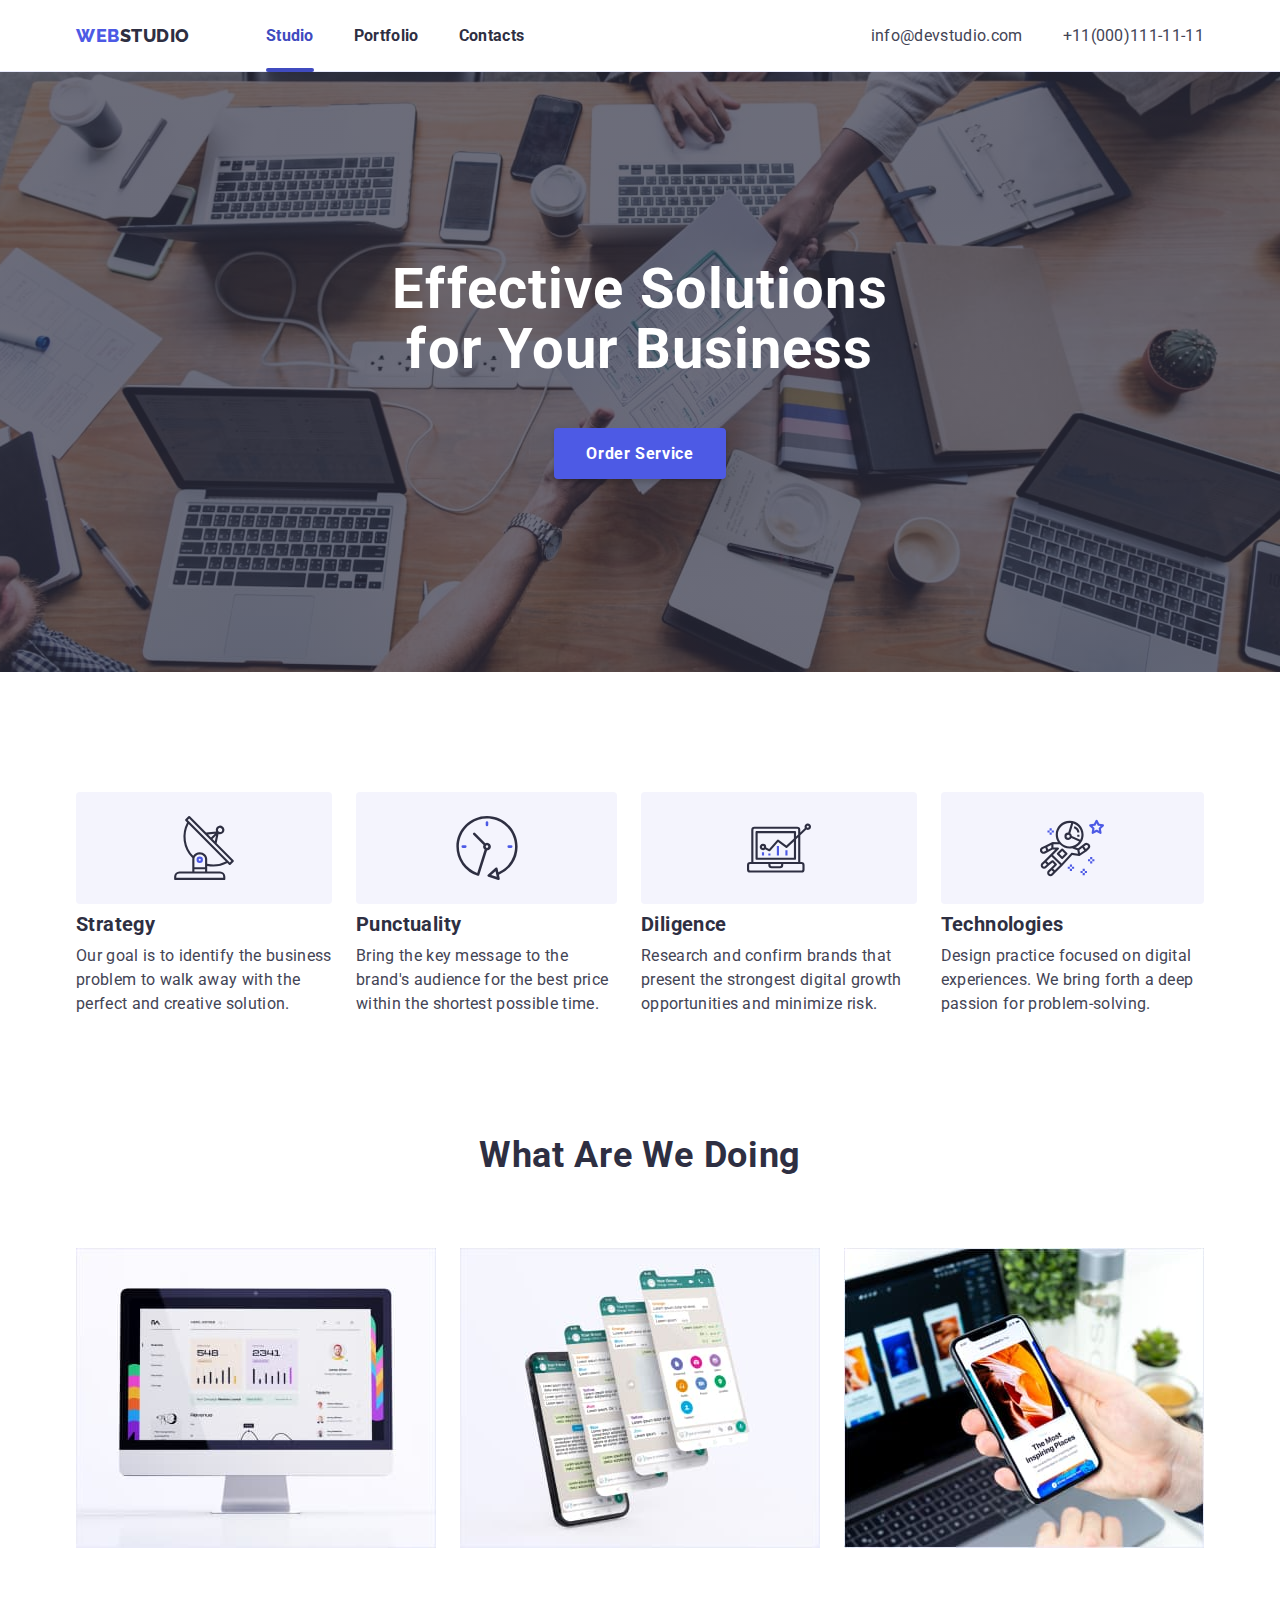
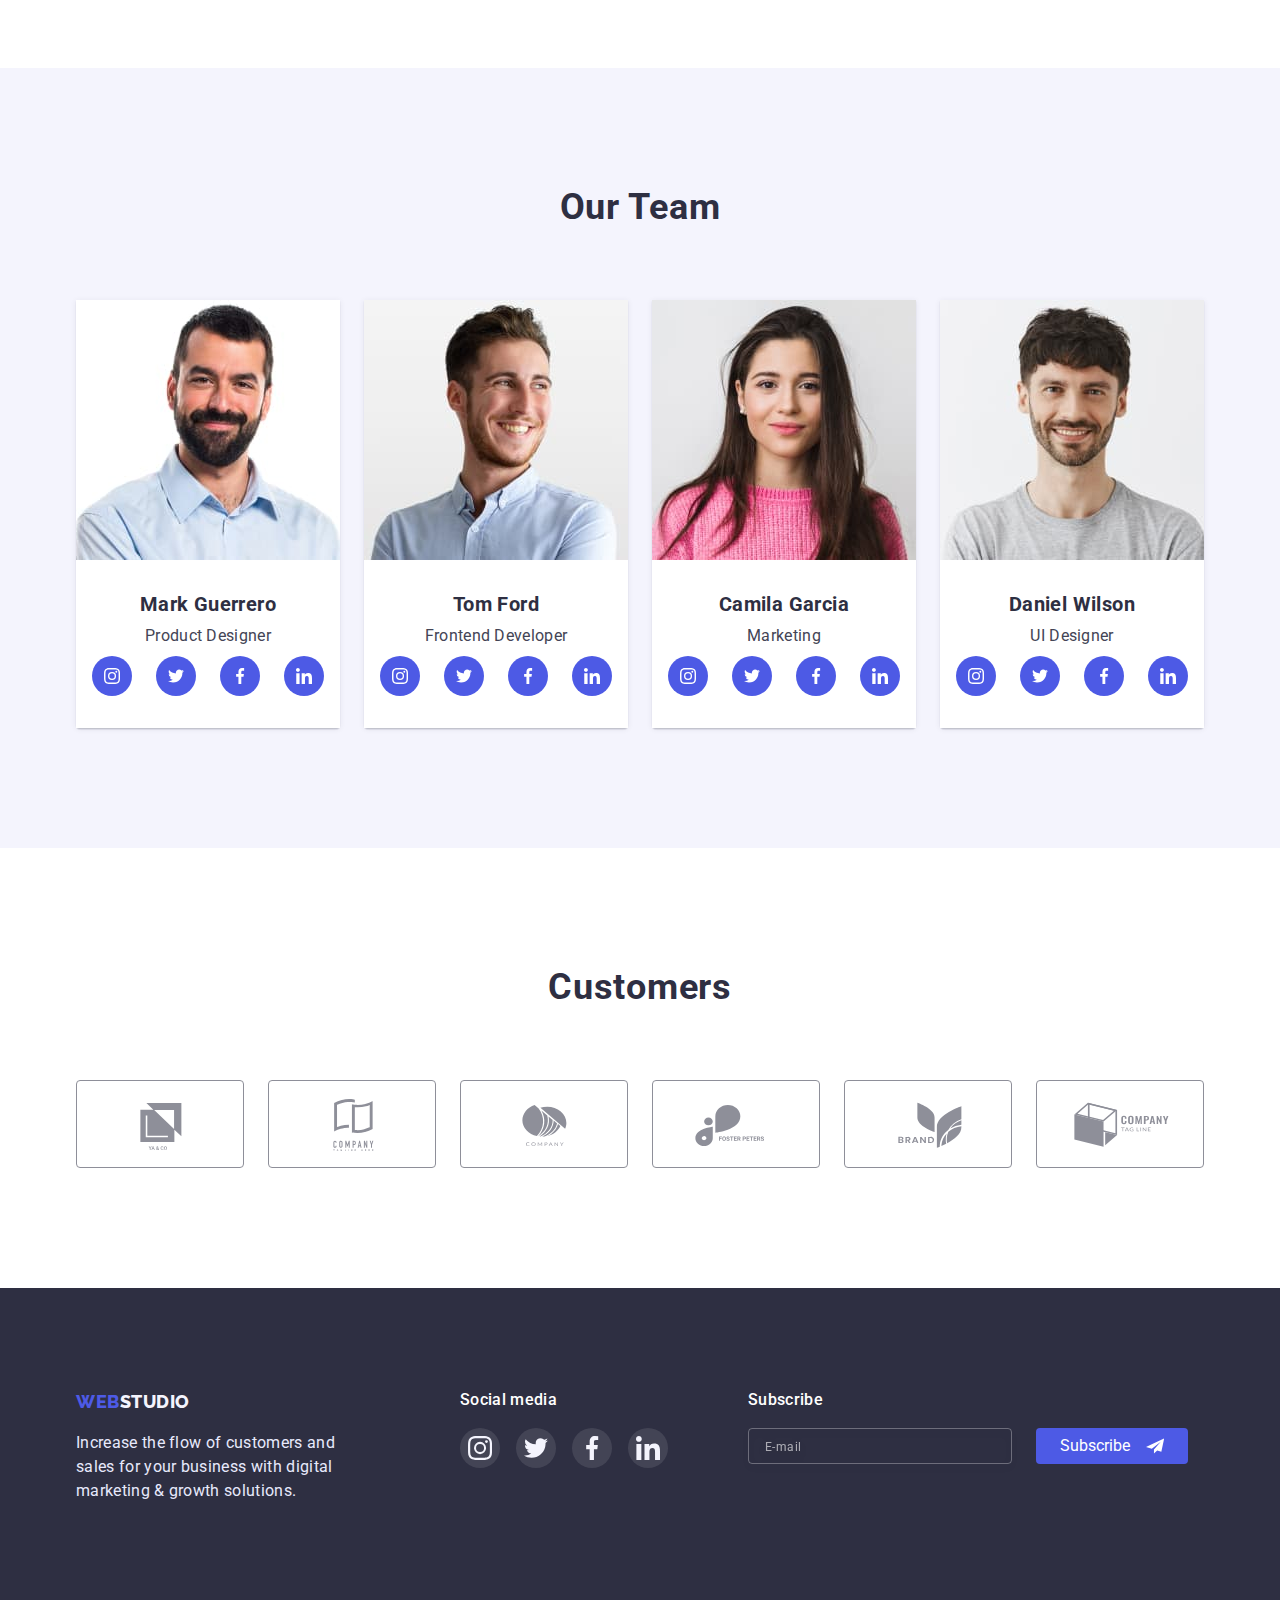
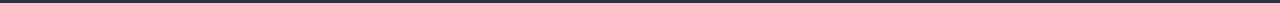
<file: index.html>
<!DOCTYPE html>
<html lang="en">
  <head>
    <meta charset="UTF-8" />
    <meta http-equiv="X-UA-Compatible" content="IE=edge" />
    <meta name="viewport" content="width=device-width, initial-scale=1.0" />
    <title>pagetitle</title>
    <link rel="preconnect" href="https://fonts.googleapis.com" />
    <link rel="preconnect" href="https://fonts.gstatic.com" crossorigin />
    <link
      href="https://fonts.googleapis.com/css2?family=Raleway:wght@700;800&family=Roboto:wght@400;500;700;900&display=swap"
      rel="stylesheet"
    />
    <link
      rel="stylesheet"
      href="https://cdn.jsdelivr.net/npm/modern-normalize@1.1.0/modern-normalize.min.css"
    />
    <link rel="stylesheet" href="./css/styles.css" />
    <style>
      /* ... */
    </style>
  </head>
  <body>
    <!--Шапка сторінки-->
    <header class="page-header">
      <div class="container page-headr-container">
        <!--Навігація на інші сторінки-->
        <nav class="page-nav">
          <!--Логотип текстовий-->
          <a class="logo link logo-header" href="index.html"
            >WEB<span class="logo-textdark">STUDIO</span>
          </a>
          <ul class="list menu">
            <li class="menu-item">
              <a class="link menu-link current" href="index.html">Studio</a>
            </li>
            <li class="menu-item">
              <a class="link menu-link" href="./portfolio.html">Portfolio</a>
            </li>
            <li class="menu-item">
              <a class="link menu-link" href="index.html">Contacts</a>
            </li>
          </ul>
        </nav>
        <!--Contacts-->
        <ul class="list contacts">
          <li class="contact-item">
            <a class="link contact-link mail" href="mailto:info@devstudio.com"
              >info@devstudio.com</a
            >
          </li>
          <li class="contact-item">
            <a class="link contact-link phone" href="tel:+11(000)111-11-11"
              >+11(000)111-11-11</a
            >
          </li>
        </ul>
      </div>
    </header>

    <!--Sections-->
    <main>
      <!--HERO-->
      <section class="hero">
        <div class="container hero-content-wrapper">
          <h1 class="main-title hero-content-title">
            Effective Solutions for Your Business
          </h1>
          <button
            class="modal-btn hero-content-modal-btn"
            type="button"
            data-modal-open
          >
            Order Service
          </button>
        </div>
      </section>

      <!--About us-->
      <section class="about section">
        <div class="container">
          <h2 class="visually-hidden">About us</h2>
          <ul class="list aboutus">
            <li class="about-item icon-antenna">
              <h3 class="thirdly-title">Strategy</h3>
              <p class="section-description">
                Our goal is to identify the business problem to walk away with
                the perfect and creative solution.
              </p>
            </li>
            <li class="about-item icon-clock">
              <h3 class="thirdly-title">Punctuality</h3>
              <p class="section-description">
                Bring the key message to the brand's audience for the best price
                within the shortest possible time.
              </p>
            </li>
            <li class="about-item icon-diagram">
              <h3 class="thirdly-title">Diligence</h3>
              <p class="section-description">
                Research and confirm brands that present the strongest digital
                growth opportunities and minimize risk.
              </p>
            </li>
            <li class="about-item icon-astronaut">
              <h3 class="thirdly-title">Technologies</h3>
              <p class="section-description">
                Design practice focused on digital experiences. We bring forth a
                deep passion for problem-solving.
              </p>
            </li>
          </ul>
        </div>
      </section>

      <!--Offer-->
      <section class="offer section-offer" id="portfolio">
        <div class="container">
          <h2 class="second-title">What Are We Doing</h2>
          <ul class="list weoffer">
            <li class="offer-item">
              <img
                src="./images/offer/img1.jpg.jpg"
                alt="offer1"
                width="360"
                height="300"
              />
            </li>
            <li class="offer-item">
              <img
                src="./images/offer/img2.jpg.jpg"
                alt="offer2"
                width="360"
                height="300"
              />
            </li>
            <li class="offer-item">
              <img
                src="./images/offer/img3.jpg.jpg"
                alt="offer3"
                width="360"
                height="300"
              />
            </li>
          </ul>
        </div>
      </section>

      <!--Employees-->
      <section class="ourteam section">
        <div class="container">
          <h2 class="second-title">Our Team</h2>
          <ul class="list employees">
            <li class="employees-item">
              <img
                src="./images/employees/mark_guerrero.jpg.jpg"
                alt="mark_guerrero"
                width="264"
                height="260"
              />
              <div class="employees-item-content-wrapper text-align-center">
                <h3 class="thirdly-title">Mark Guerrero</h3>
                <p class="section-description">Product Designer</p>
                <ul class="employees-soc-list list">
                  <li class="employees-soc-item">
                    <a href="" class="employees-soc-link link">
                      <svg class="employees-soc-icon" width="16" height="16">
                        <use href="./images/icons.svg#icon-instagramsvg"></use>
                      </svg>
                    </a>
                  </li>
                  <li class="employees-soc-item">
                    <a href="" class="employees-soc-link link">
                      <svg class="employees-soc-icon" width="16" height="16">
                        <use href="./images/icons.svg#icon-twittersvg"></use>
                      </svg>
                    </a>
                  </li>
                  <li class="employees-soc-item">
                    <a href="" class="employees-soc-link link">
                      <svg class="employees-soc-icon" width="16" height="16">
                        <use href="./images/icons.svg#icon-facebooksvg"></use>
                      </svg>
                    </a>
                  </li>
                  <li class="employees-soc-item">
                    <a href="" class="employees-soc-link link">
                      <svg class="employees-soc-icon" width="16" height="16">
                        <use href="./images/icons.svg#icon-linkedinsvg"></use>
                      </svg>
                    </a>
                  </li>
                </ul>
              </div>
            </li>
            <li class="employees-item">
              <img
                src="./images/employees/tom_ford.jpg.jpg"
                alt="tom_ford"
                width="264"
                height="260"
              />
              <div class="employees-item-content-wrapper text-align-center">
                <h3 class="thirdly-title">Tom Ford</h3>
                <p class="section-description">Frontend Developer</p>
                <ul class="employees-soc-list list">
                  <li class="employees-soc-item">
                    <a href="" class="employees-soc-link link">
                      <svg class="employees-soc-icon" width="16" height="16">
                        <use href="./images/icons.svg#icon-instagramsvg"></use>
                      </svg>
                    </a>
                  </li>
                  <li class="employees-soc-item">
                    <a href="" class="employees-soc-link link">
                      <svg class="employees-soc-icon" width="16" height="16">
                        <use href="./images/icons.svg#icon-twittersvg"></use>
                      </svg>
                    </a>
                  </li>
                  <li class="employees-soc-item">
                    <a href="" class="employees-soc-link link">
                      <svg class="employees-soc-icon" width="16" height="16">
                        <use href="./images/icons.svg#icon-facebooksvg"></use>
                      </svg>
                    </a>
                  </li>
                  <li class="employees-soc-item">
                    <a href="" class="employees-soc-link link">
                      <svg class="employees-soc-icon" width="16" height="16">
                        <use href="./images/icons.svg#icon-linkedinsvg"></use>
                      </svg>
                    </a>
                  </li>
                </ul>
              </div>
            </li>
            <li class="employees-item">
              <img
                src="./images/employees/camila_garcia.jpg.jpg"
                alt="camila_garcia"
                width="264"
                height="260"
              />
              <div class="employees-item-content-wrapper text-align-center">
                <h3 class="thirdly-title">Camila Garcia</h3>
                <p class="section-description">Marketing</p>
                <ul class="employees-soc-list list">
                  <li class="employees-soc-item">
                    <a href="" class="employees-soc-link link">
                      <svg class="employees-soc-icon" width="16" height="16">
                        <use href="./images/icons.svg#icon-instagramsvg"></use>
                      </svg>
                    </a>
                  </li>
                  <li class="employees-soc-item">
                    <a href="" class="employees-soc-link link">
                      <svg class="employees-soc-icon" width="16" height="16">
                        <use href="./images/icons.svg#icon-twittersvg"></use>
                      </svg>
                    </a>
                  </li>
                  <li class="employees-soc-item">
                    <a href="" class="employees-soc-link link">
                      <svg class="employees-soc-icon" width="16" height="16">
                        <use href="./images/icons.svg#icon-facebooksvg"></use>
                      </svg>
                    </a>
                  </li>
                  <li class="employees-soc-item">
                    <a href="" class="employees-soc-link link">
                      <svg class="employees-soc-icon" width="16" height="16">
                        <use href="./images/icons.svg#icon-linkedinsvg"></use>
                      </svg>
                    </a>
                  </li>
                </ul>
              </div>
            </li>
            <li class="employees-item">
              <img
                src="./images/employees/daniel_wilson.jpg.jpg"
                alt="daniel_wilson"
                width="264"
                height="260"
              />
              <div class="employees-item-content-wrapper text-align-center">
                <h3 class="thirdly-title">Daniel Wilson</h3>
                <p class="section-description">UI Designer</p>
                <ul class="employees-soc-list list">
                  <li class="employees-soc-item">
                    <a href="" class="employees-soc-link link">
                      <svg class="employees-soc-icon" width="16" height="16">
                        <use href="./images/icons.svg#icon-instagramsvg"></use>
                      </svg>
                    </a>
                  </li>
                  <li class="employees-soc-item">
                    <a href="" class="employees-soc-link link">
                      <svg class="employees-soc-icon" width="16" height="16">
                        <use href="./images/icons.svg#icon-twittersvg"></use>
                      </svg>
                    </a>
                  </li>
                  <li class="employees-soc-item">
                    <a href="" class="employees-soc-link link">
                      <svg class="employees-soc-icon" width="16" height="16">
                        <use href="./images/icons.svg#icon-facebooksvg"></use>
                      </svg>
                    </a>
                  </li>
                  <li class="employees-soc-item">
                    <a href="" class="employees-soc-link link">
                      <svg class="employees-soc-icon" width="16" height="16">
                        <use href="./images/icons.svg#icon-linkedinsvg"></use>
                      </svg>
                    </a>
                  </li>
                </ul>
              </div>
            </li>
          </ul>
        </div>
      </section>

      <!--Customers-->
      <section class="customers section">
        <div class="container">
          <h2 class="second-title">Customers</h2>
          <ul class="list customers-list">
            <li class="customer-item">
              <a href="" class="link customer-link">
                <svg class="customer-icon" width="104" height="56">
                  <use href="./images/icons.svg#icon-logo-ya-co"></use>
                </svg>
              </a>
            </li>
            <li class="customer-item">
              <a href="" class="link customer-link">
                <svg class="customer-icon" width="104" height="56">
                  <use href="./images/icons.svg#icon-logo-tagline-here"></use>
                </svg>
              </a>
            </li>
            <li class="customer-item">
              <a href="" class="link customer-link">
                <svg class="customer-icon" width="104" height="56">
                  <use href="./images/icons.svg#icon-logo-company"></use>
                </svg>
              </a>
            </li>
            <li class="customer-item">
              <a href="" class="link customer-link">
                <svg class="customer-icon" width="104" height="56">
                  <use href="./images/icons.svg#icon-logo-foster-peters"></use>
                </svg>
              </a>
            </li>
            <li class="customer-item">
              <a href="" class="link customer-link">
                <svg class="customer-icon" width="104" height="56">
                  <use href="./images/icons.svg#icon-logo-brand"></use>
                </svg>
              </a>
            </li>
            <li class="customer-item">
              <a href="" class="link customer-link">
                <svg class="customer-icon" width="104" height="56">
                  <use href="./images/icons.svg#icon-logo-tag-line"></use>
                </svg>
              </a>
            </li>
          </ul>
        </div>
      </section>
    </main>

    <!--Footer-->
    <footer class="footer">
      <div class="container footer-content-wrapper">
        <div class="footer-content">
          <a class="logo link" href="index.html"
            >WEB<span class="logo-textlight">STUDIO</span></a
          >
          <p class="footer-description">
            Increase the flow of customers and sales for your business with
            digital marketing & growth solutions.
          </p>
        </div>

        <div class="list footer-soc-content">
          <p class="footer-soc-text">Social media</p>
          <ul class="footer-soc-list list">
            <li class="footer-soc-item">
              <a href="" class="footer-soc-link link">
                <svg class="footer-soc-icon" width="24" height="24">
                  <use href="./images/icons.svg#icon-instagramsvg"></use>
                </svg>
              </a>
            </li>
            <li class="footer-soc-item">
              <a href="" class="footer-soc-link link">
                <svg class="footer-soc-icon" width="24" height="24">
                  <use href="./images/icons.svg#icon-twittersvg"></use>
                </svg>
              </a>
            </li>
            <li class="footer-soc-item">
              <a href="" class="footer-soc-link link">
                <svg class="footer-soc-icon" width="24" height="24">
                  <use href="./images/icons.svg#icon-facebooksvg"></use>
                </svg>
              </a>
            </li>
            <li class="footer-soc-item">
              <a href="" class="footer-soc-link link">
                <svg class="footer-soc-icon" width="24" height="24">
                  <use href="./images/icons.svg#icon-linkedinsvg"></use>
                </svg>
              </a>
            </li>
          </ul>
        </div>

        <div class="footer-container-form">
          <p class="footer-form-title">Subscribe</p>
          <form class="footer-form">
            <input
              type="email"
              name="user-email"
              class="footer-form-input"
              required
              placeholder="E-mail"
            />
            <button type="submit" class="footer-form-submit">
              Subscribe
              <svg class="footer-form-button-icon" width="18" height="18">
                <use href="./images/icons.svg#icon-icon-send"></use>
              </svg>
            </button>
          </form>
        </div>
      </div>
    </footer>
    <!--/Footer-->

    <!-- Modal WINDOW -->
    <div class="backdrop is-hidden" data-modal>
      <div class="modal">
        <button type="button" class="modal-close-btn" data-modal-close>
          <svg class="modal-close-btn-icon" width="8" height="8">
            <use href="./images/icons.svg#icon-close-modalsvg"></use>
          </svg>
        </button>
        <!-- Form elements -->
        <p class="modal-form-title">
          Leave your contacts and we will call you back
        </p>
        <form class="modal-form">
          <label class="modal-form-field">
            <span class="modal-form-input-desc">Name</span>
            <span class="modal-form-input-wrapper">
              <input
                type="text"
                name="user-name"
                class="modal-form-input"
                required
                pattern="^[a-zA-Zа-яА-Я]+$"
                minlength="2"
              />
              <svg class="modal-form-input-icon" width="18" height="18">
                <use href="./images/icons.svg#icon-person--input"></use>
              </svg>
            </span>
          </label>
          <label class="modal-form-field">
            <span class="modal-form-input-desc">Phone</span>
            <span class="modal-form-input-wrapper">
              <input
                type="tel"
                name="user-phone"
                class="modal-form-input"
                required
                pattern="^[0-9]{3}-[0-9]{3}-[0-9]{2}-[0-9]{2}"
                title="xxx-xxx-xx-xx"
              />
              <svg class="modal-form-input-icon" width="18" height="18">
                <use href="./images/icons.svg#icon-phone-input"></use>
              </svg>
            </span>
          </label>

          <label class="modal-form-field">
            <span class="modal-form-input-desc">Email</span>
            <span class="modal-form-input-wrapper">
              <input
                type="email"
                name="user-email"
                class="modal-form-input"
                required
              />
              <svg class="modal-form-input-icon" width="18" height="18">
                <use href="./images/icons.svg#icon-email--input"></use>
              </svg>
            </span>
          </label>
          <label class="modal-form-field">
            <span class="modal-form-input-desc">Comment</span>
            <textarea
              name="user-message"
              rows="5"
              placeholder="Text input"
              class="modal-form-message"
            ></textarea>
          </label>
          <input
            id="user-policy"
            type="checkbox"
            name="user-policy"
            class="modal-form-check visually-hidden"
            required
          />
          <label for="user-policy" class="modal-form-check-desc">
            I accept the terms and conditions of the&nbsp;
            <a href="">Privacy Policy</a>
          </label>
          <button type="submit" class="modal-form-submit">Send</button>
        </form>
      </div>
    </div>
    <script src="./js/modal.js"></script>
  </body>
</html>
</file>
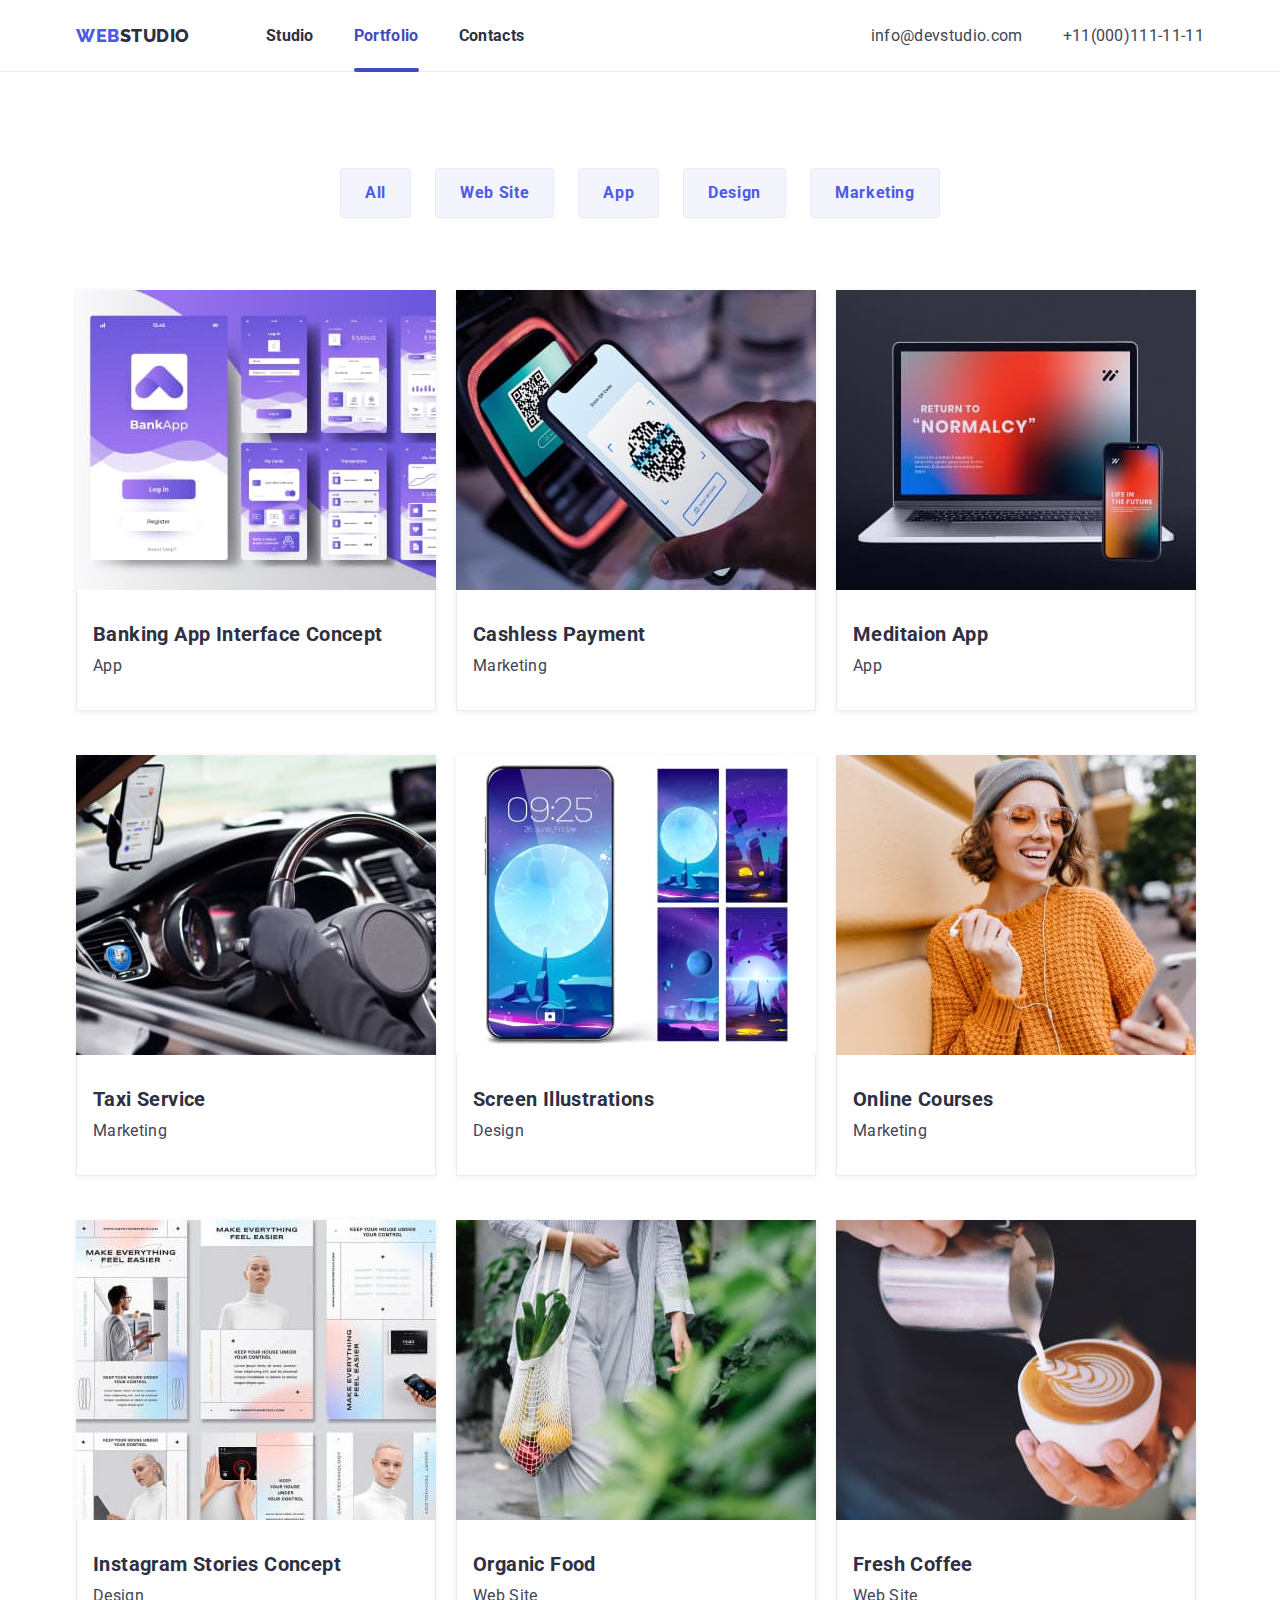
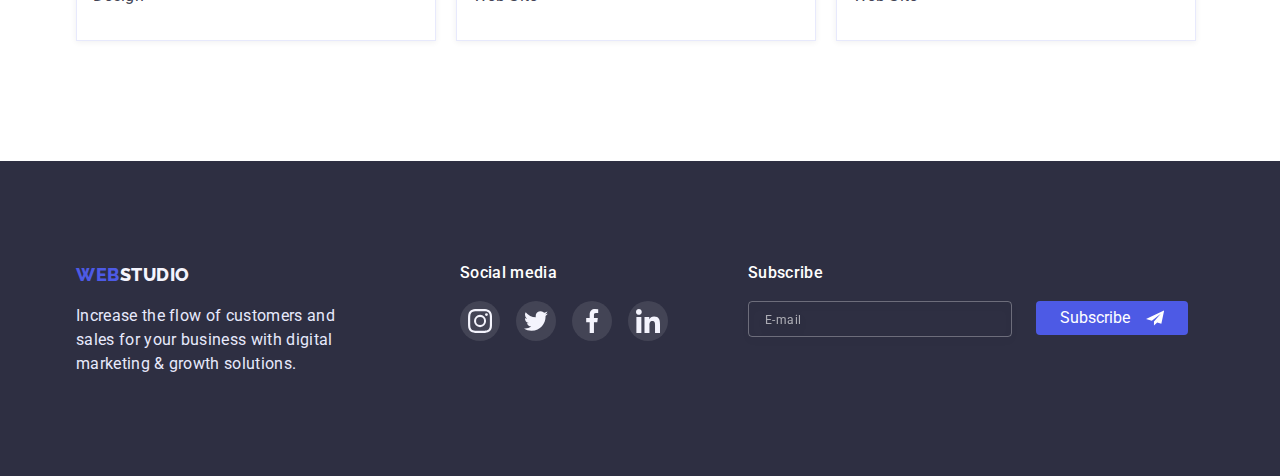
<file: portfolio.html>
<!DOCTYPE html>
<html lang="en">
  <head>
    <meta charset="UTF-8" />
    <meta http-equiv="X-UA-Compatible" content="IE=edge" />
    <meta name="viewport" content="width=device-width, initial-scale=1.0" />
    <title>portfolio</title>
    <link rel="preconnect" href="https://fonts.googleapis.com" />
    <link rel="preconnect" href="https://fonts.gstatic.com" crossorigin />
    <link
      href="https://fonts.googleapis.com/css2?family=Raleway:wght@700;800&family=Roboto:wght@400;500;700;900&display=swap"
      rel="stylesheet"
    />
    <link
      rel="stylesheet"
      href="https://cdn.jsdelivr.net/npm/modern-normalize@1.1.0/modern-normalize.min.css"
    />
    <link rel="stylesheet" href="./css/styles.css" />
    <style>
      /* ... */
    </style>
  </head>
  <body>
    <!--Шапка сторінки-->
    <header class="page-header">
      <div class="container page-headr-container">
        <nav class="page-nav">
          <!--Логотип текстовий-->
          <a class="logo link logo-header" href="index.html"
            >WEB<span class="logo-textdark">STUDIO</span></a
          >
          <ul class="list menu">
            <li class="menu-item">
              <a class="link menu-link" href="./index.html">Studio</a>
            </li>
            <li class="menu-item">
              <a class="link menu-link current" href="./portfolio.html"
                >Portfolio</a
              >
            </li>
            <li class="menu-item">
              <a class="link menu-link" href="./index.html">Contacts</a>
            </li>
          </ul>
        </nav>
        <!--Contacts-->
        <ul class="list contacts">
          <li class="contact-item">
            <a
              class="link section-description contact-link mail"
              href="mailto:info@devstudio.com"
              >info@devstudio.com</a
            >
          </li>
          <li class="contact-item">
            <a
              class="link section-description contact-link phone"
              href="tel:+11(000)111-11-11"
              >+11(000)111-11-11</a
            >
          </li>
        </ul>
      </div>
    </header>
    <main>
      <!--Buttons-->
      <section class="section-portfolio">
        <div class="container">
          <!-- h1 прихований -->
          <h1 class="visually-hidden">title</h1>
          <ul class="list menu-portfolio">
            <li class="menu-portfolio-item">
              <button class="portfolio-btn" type="button">All</button>
            </li>
            <li class="menu-portfolio-item">
              <button class="portfolio-btn" type="button">Web Site</button>
            </li>
            <li class="menu-portfolio-item">
              <button class="portfolio-btn" type="button">App</button>
            </li>
            <li class="menu-portfolio-item">
              <button class="portfolio-btn" type="button">Design</button>
            </li>
            <li class="menu-portfolio-item">
              <button class="portfolio-btn" type="button">Marketing</button>
            </li>
          </ul>

          <!------------------------PORTFOLIO----------------------------->

          <ul class="list portfolio">
            <li class="portfolio-item">
              <a href="" class="portfolio-link link">
                <div class="portfolio-list-img-wrapper">
                  <img
                    src="./images/portfolio/phoneapplicationbankupp.jpg.jpg"
                    alt="applicationbankapp"
                    width="360"
                    height="300"
                  />
                  <p class="overlay">
                    14 Stylish and User-Friendly App Design Concepts · Task
                    Manager App · Calorie Tracker App · Exotic Fruit Ecommerce
                    App · Cloud Storage App
                  </p>
                </div>
                <div class="portfolio-menu-item">
                  <h3 class="thirdly-title">Banking App Interface Concept</h3>
                  <p class="section-description">App</p>
                </div>
              </a>
            </li>

            <li class="portfolio-item">
              <a href="" class="portfolio-link link">
                <div class="portfolio-list-img-wrapper">
                  <img
                    src="./images/portfolio/qrkodonphone.jpg.jpg"
                    alt="qrkodonphone"
                    width="360"
                    height="300"
                  />
                  <p class="overlay">
                    14 Stylish and User-Friendly App Design Concepts · Task
                    Manager App · Calorie Tracker App · Exotic Fruit Ecommerce
                    App · Cloud Storage App
                  </p>
                </div>
                <div class="portfolio-menu-item">
                  <h3 class="thirdly-title">Cashless Payment</h3>
                  <p class="section-description">Marketing</p>
                </div>
              </a>
            </li>

            <li class="portfolio-item">
              <a href="" class="portfolio-link link">
                <div class="portfolio-list-img-wrapper">
                  <img
                    src="./images/portfolio/retorntonormalcy.jpg.jpg"
                    alt="retorntonormalcy"
                    width="360"
                    height="300"
                  />
                  <p class="overlay">
                    14 Stylish and User-Friendly App Design Concepts · Task
                    Manager App · Calorie Tracker App · Exotic Fruit Ecommerce
                    App · Cloud Storage App
                  </p>
                </div>
                <div class="portfolio-menu-item">
                  <h3 class="thirdly-title">Meditaion App</h3>
                  <p class="section-description">App</p>
                </div>
              </a>
            </li>

            <li class="portfolio-item">
              <a href="" class="portfolio-link link">
                <div class="portfolio-list-img-wrapper">
                  <img
                    src="./images/portfolio/driver.jpg.jpg"
                    alt="driver"
                    width="360"
                    height="300"
                  />
                  <p class="overlay">
                    14 Stylish and User-Friendly App Design Concepts · Task
                    Manager App · Calorie Tracker App · Exotic Fruit Ecommerce
                    App · Cloud Storage App
                  </p>
                </div>
                <div class="portfolio-menu-item">
                  <h3 class="thirdly-title">Taxi Service</h3>
                  <p class="section-description">Marketing</p>
                </div>
              </a>
            </li>

            <li class="portfolio-item">
              <a href="" class="portfolio-link link">
                <div class="portfolio-list-img-wrapper">
                  <img
                    src="./images/portfolio/screenillustrations.jpg.jpg"
                    alt="screenillustrations"
                    width="360"
                    height="300"
                  />
                  <p class="overlay">
                    14 Stylish and User-Friendly App Design Concepts · Task
                    Manager App · Calorie Tracker App · Exotic Fruit Ecommerce
                    App · Cloud Storage App
                  </p>
                </div>
                <div class="portfolio-menu-item">
                  <h3 class="thirdly-title">Screen Illustrations</h3>
                  <p class="section-description">Design</p>
                </div>
              </a>
            </li>

            <li class="portfolio-item">
              <a href="" class="portfolio-link link">
                <div class="portfolio-list-img-wrapper">
                  <img
                    src="./images/portfolio/girllistenmusic.jpg.jpg"
                    alt="girllistenmusic"
                    width="360"
                    height="300"
                  />
                  <p class="overlay">
                    14 Stylish and User-Friendly App Design Concepts · Task
                    Manager App · Calorie Tracker App · Exotic Fruit Ecommerce
                    App · Cloud Storage App
                  </p>
                </div>
                <div class="portfolio-menu-item">
                  <h3 class="thirdly-title">Online Courses</h3>
                  <p class="section-description">Marketing</p>
                </div>
              </a>
            </li>

            <li class="portfolio-item">
              <a href="" class="portfolio-link link">
                <div class="portfolio-list-img-wrapper">
                  <img
                    src="./images/portfolio/makeeverisingfeeleasier.jpg.jpg"
                    alt="makeeverisingfeeleasier"
                    width="360"
                    height="300"
                  />
                  <p class="overlay">
                    14 Stylish and User-Friendly App Design Concepts · Task
                    Manager App · Calorie Tracker App · Exotic Fruit Ecommerce
                    App · Cloud Storage App
                  </p>
                </div>
                <div class="portfolio-menu-item">
                  <h3 class="thirdly-title">Instagram Stories Concept</h3>
                  <p class="section-description">Design</p>
                </div>
              </a>
            </li>

            <li class="portfolio-item">
              <a href="" class="portfolio-link link">
                <div class="portfolio-list-img-wrapper">
                  <img
                    src="./images/portfolio/bagfruits.jpg.jpg"
                    alt="bagfruits"
                    width="360"
                    height="300"
                  />
                  <p class="overlay">
                    14 Stylish and User-Friendly App Design Concepts · Task
                    Manager App · Calorie Tracker App · Exotic Fruit Ecommerce
                    App · Cloud Storage App
                  </p>
                </div>
                <div class="portfolio-menu-item">
                  <h3 class="thirdly-title">Organic Food</h3>
                  <p class="section-description">Web Site</p>
                </div>
              </a>
            </li>

            <li class="portfolio-item">
              <a href="" class="portfolio-link link">
                <div class="portfolio-list-img-wrapper">
                  <img
                    src="./images/portfolio/drawoncoffee.jpg.jpg"
                    alt="drawoncoffee"
                    width="360"
                    height="300"
                  />
                  <p class="overlay">
                    14 Stylish and User-Friendly App Design Concepts · Task
                    Manager App · Calorie Tracker App · Exotic Fruit Ecommerce
                    App · Cloud Storage App
                  </p>
                </div>
                <div class="portfolio-menu-item">
                  <h3 class="thirdly-title">Fresh Coffee</h3>
                  <p class="section-description">Web Site</p>
                </div>
              </a>
            </li>
          </ul>
        </div>
      </section>
    </main>
    <!--Footer-->
    <footer class="footer">
      <div class="container footer-content-wrapper">
        <div class="footer-content">
          <a class="logo link" href="index.html"
            >WEB<span class="logo-textlight">STUDIO</span></a
          >
          <p class="footer-description">
            Increase the flow of customers and sales for your business with
            digital marketing & growth solutions.
          </p>
        </div>
        <div class="list footer-soc-content">
          <p class="footer-soc-text">Social media</p>
          <ul class="footer-soc-list list">
            <li class="footer-soc-item">
              <a href="" class="footer-soc-link link">
                <svg class="footer-soc-icon" width="24" height="24">
                  <use href="./images/icons.svg#icon-instagramsvg"></use>
                </svg>
              </a>
            </li>
            <li class="footer-soc-item">
              <a href="" class="footer-soc-link link">
                <svg class="footer-soc-icon" width="24" height="24">
                  <use href="./images/icons.svg#icon-twittersvg"></use>
                </svg>
              </a>
            </li>
            <li class="footer-soc-item">
              <a href="" class="footer-soc-link link">
                <svg class="footer-soc-icon" width="24" height="24">
                  <use href="./images/icons.svg#icon-facebooksvg"></use>
                </svg>
              </a>
            </li>
            <li class="footer-soc-item">
              <a href="" class="footer-soc-link link">
                <svg class="footer-soc-icon" width="24" height="24">
                  <use href="./images/icons.svg#icon-linkedinsvg"></use>
                </svg>
              </a>
            </li>
          </ul>
        </div>

        <div class="footer-container-form">
          <p class="footer-form-title">Subscribe</p>
          <form class="footer-form">
            <input
              type="email"
              name="user-email"
              class="footer-form-input"
              required
              placeholder="E-mail"
            />
            <span class="buttom-subscribe-form">
              <button type="submit" class="footer-form-submit">
                Subscribe
                <svg class="footer-form-button-icon" width="18" height="18">
                  <use href="./images/icons.svg#icon-icon-send"></use>
                </svg>
              </button>
            </span>
          </form>
        </div>
      </div>
    </footer>
  </body>
</html>
</file>
<file: css/styles.css>
:root {
  --primary-font: 'Roboto', sans-serif;
  --secondary-font: 'Raleway', sans-serif;
  --primary-brand: #4d5ae5;
  --dark: #2e2f42;
  --success: #31d0aa;
  --text: #434455;
  --subtle-text: #8e8f99;
  --accent: #e7e9fc;
  --light: #f4f4fd;
  --navigation-active: #404bbf;
  --white-text-color: #ffffff;
  --tra-tim-fun: cubic-bezier(0.4, 0, 0.2, 1);
  --tra-dur: 250ms;
}

h1,
h2,
h3,
h4,
p {
  margin-top: 0;
  margin-bottom: 0;
}

img {
  display: block;
  max-width: 100%;
  height: auto;
}

button {
  display: block;
  cursor: pointer;
  border: none;
  border-radius: 4px;
}

ul,
ol {
  margin-top: 0;
  margin-bottom: 0;
  padding-left: 0;
}

.list {
  list-style: none;
}

.link {
  text-decoration: none;
}

.section {
  padding-top: 120px;
  padding-bottom: 120px;
  max-width: 1440px;
  margin: 0 auto;
}

/* або може бути назва .wrapper */
.container {
  width: 1158px;
  margin-left: auto;
  margin-right: auto;
  padding-left: 15px;
  padding-right: 15px;
}

body {
  font-family: var(--primary-font);
  color: var(--text);
  background-color: var(--white-text-color);
  font-size: 16px;
}

.logo {
  font-family: var(--secondary-font);
  font-weight: 800;
  color: var(--primary-brand);
  font-size: 18px;
  line-height: 1.5;
  letter-spacing: 0.03em;
  text-transform: uppercase;
}

.logo-textdark {
  color: var(--dark);
}

.logo-textlight {
  color: var(--light);
}

.section-description {
  font-weight: 400;
  line-height: 1.5;
  letter-spacing: 0.02em;
  color: var(--text);
}

.thirdly-title {
  font-weight: 700;
  font-size: 20px;
  line-height: 1.2;
  /* text-align: center; */
  letter-spacing: 0.02em;
  color: var(--dark);
  margin-bottom: 8px;
}

.second-title {
  font-weight: 700;
  font-size: 36px;
  line-height: 1.11;
  text-align: center;
  letter-spacing: 0.02em;
  text-transform: capitalize;
  color: var(--dark);
  margin-bottom: 72px;
}

.visually-hidden {
  position: absolute;
  width: 1px;
  height: 1px;
  margin: -1px;
  border: 0;
  padding: 0;
  white-space: nowrap;
  clip-path: inset(100%);
  clip: rect(0 0 0 0);
  overflow: hidden;
}

/* ====================== /COMPONENTS ===================== */

/* ======================== HEADER ======================== */

.page-header {
  background-color: #ffffff;
  padding-top: 22px;
  padding-bottom: 22px;
  border-bottom: 1px solid #e7e9fc;
  max-width: 1440px;
  margin: 0 auto;
}

.page-headr-container {
  display: flex;
  align-items: center;
}

.page-nav {
  display: flex;
  align-items: center;
}

.menu {
  display: flex;
  align-items: center;
}

.contacts {
  display: flex;
  align-items: center;
  margin-left: auto;
}

.logo-header {
  margin-right: 76px;
}

.menu-item {
  position: relative;
}

.menu-item:not(:last-child) {
  margin-right: 40px;
}

.mail {
  margin-right: 40px;
}

.menu-link {
  font-weight: 700;
  line-height: 1.5;
  letter-spacing: 0.02em;
  color: var(--dark);
  transition-property: color;
  transition-duration: var(--tra-dur);
  transition-timing-function: var(--tra-tim-fun);
}

.menu-link:hover,
.menu-link:focus {
  color: var(--navigation-active);
}

.menu-link.current {
  color: var(--navigation-active);
}

.menu-link.current::after {
  display: block;
  content: '';
  background-color: #404bbf;
  width: 100%;
  height: 4px;
  border-radius: 2px;
  position: absolute;
  left: 0;
  bottom: -24px;
}

.contact-link {
  font-weight: 400;
  line-height: 1.5;
  letter-spacing: 0.02em;
  color: var(--text);
  transition-property: color;
  transition-duration: var(--tra-dur);
  transition-timing-function: var(--tra-tim-fun);
}

.contact-link:hover,
.contact-link:focus {
  color: var(--navigation-active);
}

/* ======================== /HEADER ========================  */

/* ======================== HERO ========================  */

.hero {
  padding-top: 188px;
  padding-bottom: 188px;
  background-color: #2e2f42;
  background-image: linear-gradient(
      rgba(46, 47, 66, 0.7),
      rgba(46, 47, 66, 0.7)
    ),
    url(../images/hero/people-office.jpg);
  background-repeat: no-repeat;
  background-position: center;
  background-size: cover;
  max-width: 1440px;
  height: 600px;
  margin: 0 auto;
}

/* .hero-content-wrapper {
  display: flex;
  flex-direction: column;
  align-items: center;
} */

.hero-content-title {
  width: 496px;
  margin: 0 auto;
  padding-bottom: 48px;
}

.main-title {
  font-weight: 700;
  font-size: 56px;
  line-height: 1.07;
  text-align: center;
  letter-spacing: 0.02em;
  color: var(--white-text-color);
}

.modal-btn {
  padding-top: 16px;
  padding-bottom: 16px;
  padding-left: 32px;
  padding-right: 32px;
  font-family: inherit;
  font-weight: 700;
  line-height: 1.19;
  display: flex;
  font-size: 16px;
  letter-spacing: 0.04em;
  color: var(--white-text-color);
  background: var(--primary-brand);
  box-shadow: 0px 4px 4px rgba(0, 0, 0, 0.15);
  border-radius: 4px;
  cursor: pointer;
  align-items: center;
  border: none;
  margin: 0 auto;
  transition-property: background-color, box-shadow;
  transition-duration: var(--tra-dur);
  transition-timing-function: var(--tra-tim-fun);
}

.modal-btn:hover,
.modal-btn:focus {
  background-color: var(--navigation-active);
  box-shadow: 0px 1px 6px rgba(46, 47, 66, 0.08),
    0px 1px 1px rgba(46, 47, 66, 0.16), 0px 2px 1px rgba(46, 47, 66, 0.08);
}

/* ======================== /HERO ======================== */

/* ======================== ABOUT ======================== */

.about {
  background-color: #ffffff;
}

.aboutus {
  display: flex;
}

.about-item {
  flex-basis: calc((100%-72px) / 4);
  flex-wrap: wrap;
}

.about-item:not(:nth-child(4n)) {
  margin-right: 24px;
}

.about-item::before {
  display: block;
  content: '';
  height: 112px;
  background-repeat: no-repeat;
  background-position: center;
  background-color: #f4f4fd;
  border-radius: 4px;
  margin-bottom: 8px;
  padding: 24px 100px;
}

.icon-antenna::before {
  background-image: url('../images/about/antenna.svg');
}

.about-item.icon-clock::before {
  background-image: url('../images/about/clock.svg');
}

.about-item.icon-diagram::before {
  background-image: url(../images/about/diagram.svg);
}

.about-item.icon-astronaut::before {
  background-image: url(../images/about/astronaut.svg);
}

/* ======================== /ABOUT ========================  */

/* ======================== OFFER ========================  */

.offer {
  background-color: #ffffff;
}
.section-offer {
  padding-bottom: 120px;
  max-width: 1440px;
  margin: 0 auto;
}

.weoffer {
  display: flex;
  flex-wrap: wrap;
  gap: 24px;
}
/* ======================== /OFFER ======================== */

/* ======================== EMPLOYEES ======================== */

.ourteam {
  background-color: #f4f4fd;
}

.employees {
  display: flex;
  flex-wrap: wrap;
  gap: 24px;
  /* третій спосіб через gap */
  /* justify-content: space-between; */
  /* перший спосіб не підходить бо можуть добавлятися співробітники і між фото буде простір, так як приєимається по боках */
}

/* .employees-item {
  flex-basis: calc((100%-72px) / 4);
} */
/* можна по формулі задати ширину між фото співробітників і тоді не треба задавати ширину самого фото */

/* другий спосіб, все працює */
/* .employees-item:not(:nth-child(4n)) {
  margin-right: 24px;
}

.employees-item:not(:nth-last-child(-n + 3)) {
  margin-bottom: 48px;
} */

.employees-item-content-wrapper {
  padding-top: 32px;
  padding-left: 16px;
  padding-right: 16px;
  padding-bottom: 32px;
  background-color: #ffffff;
}

.text-align-center {
  text-align: center;
}

.employees-soc-list {
  display: flex;
  justify-content: center;
  margin-top: 8px;
  gap: 24px;
}

.employees-soc-item {
  width: 40px;
  height: 40px;
}
.employees-soc-link {
  width: 100%;
  height: 100%;
  background-color: var(--primary-brand);
  border-radius: 50%;
  display: flex;
  align-items: center;
  justify-content: center;
  transition-property: background-color;
  transition-duration: var(--tra-dur);
  transition-timing-function: var(--tra-tim-fun);
}

.employees-soc-icon {
  fill: var(--white-text-color);
  transition-property: fill;
  transition-duration: var(--tra-dur);
  transition-timing-function: var(--tra-tim-fun);
}

.employees-soc-link:hover,
.employees-soc-link:focus {
  background-color: var(--navigation-active);
}

.employees-soc-link .employees-soc-icon:hover,
.employees-soc-link .employees-soc-icon:focus {
  fill: var(--light);
}

.employees-item {
  box-shadow: 0px 1px 6px rgba(46, 47, 66, 0.08),
    0px 1px 1px rgba(46, 47, 66, 0.16), 0px 2px 1px rgba(46, 47, 66, 0.08);
  border-radius: 0px 0px 4px 4px;
}

/* ======================== /EMPLOYEES ======================== */
/* ======================== CUSTOMERS ========================== */

.customers {
  background-color: #ffffff;
}

.customers-list {
  display: flex;
  flex-wrap: wrap;
  gap: 24px;
}
.customer-item {
  width: 168px;
  height: 88px;
}

.customer-link {
  width: 100%;
  height: 100%;
  border: 1px solid currentColor;
  border-radius: 4px;
  display: flex;
  align-items: center;
  justify-content: center;
  color: var(--subtle-text);
  transition-property: color;
  transition-duration: var(--tra-dur);
  transition-timing-function: var(--tra-tim-fun);
}
.customer-icon {
  fill: currentColor;
  transition-property: fill;
  transition-duration: var(--tra-dur);
  transition-timing-function: var(--tra-tim-fun);
}

.customer-link:hover,
.customer-link:focus {
  color: var(--navigation-active);
}

.customer-link .customer-icon:hover,
.customer-link .customer-icon:focus {
  fill: var(--navigation-active);
}

/* ======================== /CUSTOMERS ========================= */
/* ======================== FOOTER ======================== */

.footer {
  background-color: #2e2f42;
  padding-top: 100px;
  padding-bottom: 100px;
  max-width: 1440px;
  margin: 0 auto;
}

.footer-content-wrapper {
  display: flex;
  /* gap: 120px; */
}

.footer-content {
  width: 264px;
}

.footer-description {
  font-weight: 400;
  line-height: 1.5;
  letter-spacing: 0.02em;
  color: var(--accent);
  margin-top: 16px;
}

.footer-soc-content {
  margin-left: 120px;
}

.footer-soc-text {
  font-weight: 500;
  font-size: 16px;
  line-height: 1.5;
  letter-spacing: 0.02em;
  color: #ffffff;
  margin-bottom: 16px;
}

.footer-soc-list {
  display: flex;
  flex-wrap: wrap;
  justify-content: center;
  gap: 16px;
}

.footer-soc-item {
  width: 40px;
  height: 40px;
}
.footer-soc-link {
  width: 100%;
  height: 100%;
  background-color: rgba(255, 255, 255, 0.1);
  border-radius: 50%;
  display: flex;
  align-items: center;
  justify-content: center;
  transition-property: background-color;
  transition-duration: var(--tra-dur);
  transition-timing-function: var(--tra-tim-fun);
}

.footer-soc-link:hover,
.footer-soc-link:focus {
  background-color: #31d0aa;
}

.footer-soc-icon {
  fill: #f4f4fd;
  transition-property: fill;
  transition-duration: var(--tra-dur);
  transition-timing-function: var(--tra-tim-fun);
}

.footer-soc-link .footer-soc-icon:hover,
.footer-soc-link .footer-soc-icon:focus {
  fill: #f4f4fd;
}

.footer-container-form {
  margin-left: auto;
}

.footer-form-title {
  font-weight: 500;
  font-size: 16px;
  line-height: 1.5;
  letter-spacing: 0.02em;
  color: #ffffff;
  margin-bottom: 16px;
}

.footer-form {
  display: flex;
  gap: 24px;
}

.footer-form-input {
  border: 1px solid rgba(255, 255, 255, 0.3);
  filter: drop-shadow(0px 4px 4px rgba(0, 0, 0, 0.15));
  border-radius: 4px;
  background-color: transparent;
  outline: none;
  padding-left: 16px;
  padding-top: 8px;
  padding-bottom: 8px;
  color: var(--light);
  width: 264px;
}

.footer-form-input:focus {
  outline: none;
  border-color: var(--primary-brand);
}

.footer-form-input::placeholder {
  font-weight: 400;
  font-size: 12px;
  line-height: 2;
  letter-spacing: 0.04em;
  color: rgba(255, 255, 255, 0.6);
}

.footer-form-submit {
  position: relative;
  display: flex;
  flex-direction: row;
  justify-content: center;
  align-items: center;
  padding: 8px 24px;
  gap: 16px;
  background-color: var(--primary-brand);
  border-radius: 4px;
  color: var(--white-text-color);
  transition-property: background-color, box-shadow;
  transition-duration: var(--tra-dur);
  transition-timing-function: var(--tra-tim-fun);
}

.footer-form-submit:hover,
.footer-form-submit:focus {
  background-color: var(--navigation-active);
  box-shadow: 0px 1px 6px rgba(46, 47, 66, 0.08),
    0px 1px 1px rgba(46, 47, 66, 0.16), 0px 2px 1px rgba(46, 47, 66, 0.08);
}

.footer-form-button-icon {
  fill: var(--white-text-color);
}

/* ======================== /FOOTER ========================  */

/* ======================== MODAL WINDOW ========================  */

.backdrop {
  position: fixed;
  z-index: 100;
  top: 0;
  left: 0;
  width: 100%;
  height: 100%;
  background-color: rgba(46, 47, 66, 0.4);
  transition-property: opacity, visibility;
  transition-duration: var(--tra-dur);
  transition-timing-function: var(--tra-tim-fun);
}

.backdrop.is-hidden {
  opacity: 0;
  visibility: hidden;
  pointer-events: none;
}

.modal {
  position: absolute;
  left: 50%;
  top: 50%;
  transform: translate(-50%, -50%);
  width: 408px;
  height: 576px;
  background-color: #fcfcfc;
  box-shadow: 0px 1px 1px rgba(0, 0, 0, 0.14), 0px 1px 3px rgba(0, 0, 0, 0.12),
    0px 2px 1px rgba(0, 0, 0, 0.2);
  border-radius: 4px;
  padding: 72px 24px 24px 24px;
}

.modal-close-btn {
  position: absolute;
  top: 24px;
  right: 24px;
  display: flex;
  justify-content: center;
  align-items: center;
  width: 24px;
  height: 24px;
  border-radius: 50%;
  background: #e7e9fc;
  border: 1px solid rgba(0, 0, 0, 0.1);
  padding: 0;
  transition-property: background-color;
  transition-duration: var(--tra-dur);
  transition-timing-function: var(--tra-tim-fun);
}

.modal-close-btn:hover,
.modal-close-btn:focus {
  background-color: #404bbf;
}
.modal-close-btn-icon {
  transition-property: fill;
  transition-duration: var(--tra-dur);
  transition-timing-function: var(--tra-tim-fun);
}

.modal-close-btn:hover .modal-close-btn-icon,
.modal-close-btn:focus .modal-close-btn-icon {
  fill: var(--white-text-color);
}

/* ======================== /MODAL WINDOW ======================== */
/* ========================  MODAL FORM ======================== */

.modal-form-title {
  font-weight: 500;
  font-size: 16px;
  line-height: 24px;
  text-align: center;
  letter-spacing: 0.02em;
  color: #2e2f42;
  margin-bottom: 16px;
}

.modal-form {
  display: flex;
  flex-direction: column;
}

.modal-form-field {
  margin-bottom: 8px;
}

.modal-form-input {
  width: 100%;
  height: 40px;
  border: 1px solid rgba(33, 33, 33, 0.2);
  border-radius: 4px;
  padding-left: 38px;
  padding-top: 11px;
  padding-bottom: 11px;
  color: #000000;
  transition-property: border-color;
  transition-duration: var(--tra-dur);
  transition-timing-function: var(--tra-tim-fun);
}

.modal-form-input:focus {
  outline: none;
  border-color: var(--primary-brand);
}

.modal-form-input-desc {
  display: block;
  font-weight: 400;
  font-size: 12px;
  line-height: 1.3;
  letter-spacing: 0.04em;
  color: #8e8f99;
  margin-bottom: 4px;
}

.modal-form-input-wrapper {
  display: block;
  position: relative;
}

.modal-form-input-icon {
  position: absolute;
  top: 50%;
  left: 16px;
  transform: translate(0, -50%);
  transition: fill var(--tra-dur) var(--tra-tim-fun);
}

.modal-form-input:focus + .modal-form-input-icon {
  fill: var(--primary-brand);
}

.modal-form-message {
  resize: none;
  width: 100%;
  height: 120px;
  border: 1px solid rgba(33, 33, 33, 0.2);
  border-radius: 4px;
  padding-left: 16px;
  padding-right: 16px;
  padding-top: 8px;
  padding-bottom: 8px;
  color: #000000;
  transition-property: border-color;
  transition-duration: var(--tra-dur);
  transition-timing-function: var(--tra-tim-fun);
}

.modal-form-message:focus {
  outline: none;
  border-color: var(--primary-brand);
}

.modal-form-message::placeholder {
  /* text-transform: uppercase; */
  font-weight: 400;
  font-size: 12px;
  line-height: 1.3;
  letter-spacing: 0.04em;
  color: rgba(117, 117, 117, 0.5);
}

.modal-form-check-desc {
  display: flex;
  align-items: center;
  font-weight: 400;
  font-size: 12px;
  line-height: 1.3;
  letter-spacing: 0.04em;
  color: #757575;
  margin-bottom: 24px;
}

.modal-form-check-desc::before {
  content: '';
  display: block;
  width: 16px;
  height: 16px;
  border: 1.25px solid #2e2f42;
  border-radius: 2px;
  cursor: pointer;
  margin-right: 8px;
}

.modal-form-check:checked + .modal-form-check-desc::before {
  background-color: var(--primary-brand);
  background-image: url(../images/checkbox/checkbox-vector-icon.svg);
  background-repeat: no-repeat;
  background-position: center;
  transition-property: border;
  transition-duration: var(--tra-dur);
  transition-timing-function: var(--tra-tim-fun);
}

.modal-form-check:focus + .modal-form-check-desc::before {
  border: 1.25px solid #404bbf;
}

.modal-form-submit {
  min-width: 169px;
  align-self: center;
  padding-top: 16px;
  padding-bottom: 16px;
  padding-left: 32px;
  padding-right: 32px;
  font-family: inherit;
  font-weight: 500;
  line-height: 1.5;
  font-size: 16px;
  letter-spacing: 0.04em;
  color: var(--white-text-color);
  background: var(--primary-brand);
  box-shadow: 0px 4px 4px rgba(0, 0, 0, 0.15);
  border-radius: 4px;
  border: none;
  cursor: pointer;
  transition-property: background-color, box-shadow;
  transition-duration: var(--tra-dur);
  transition-timing-function: var(--tra-tim-fun);
}

.modal-form-submit:hover,
.modal-form-submit:focus {
  background-color: var(--navigation-active);
  box-shadow: 0px 1px 6px rgba(46, 47, 66, 0.08),
    0px 1px 1px rgba(46, 47, 66, 0.16), 0px 2px 1px rgba(46, 47, 66, 0.08);
}

/* ======================== /MODAL FORM ======================== */

/* ======================= PORTFOLIO ========================= */

.section-portfolio {
  padding-bottom: 120px;
  max-width: 1440px;
  margin: 0 auto;
}

.portfolio-btn {
  font-family: var(--white-text-color);
  font-weight: 700;
  line-height: 1.5;
  display: flex;
  align-items: center;
  text-align: center;
  font-size: 16px;
  letter-spacing: 0.04em;
  color: var(--primary-brand);
  background: var(--light);
  border: 1px solid var(--accent);
  border-radius: 4px;
  cursor: pointer;
  padding: 12px 24px;
  transition-property: color, background-color, box-shadow;
  transition-duration: var(--tra-dur);
  transition-timing-function: var(--tra-tim-fun);
}

.portfolio-btn:hover,
.portfolio-btn:focus {
  color: var(--white-text-color);
  background-color: var(--primary-brand);
  box-shadow: 0px 3px 1px rgba(0, 0, 0, 0.1), 0px 2px 1px rgba(0, 0, 0, 0.08),
    0px 2px 2px rgba(0, 0, 0, 0.12);
}

.portfolio {
  display: flex;
  flex-wrap: wrap;
  gap: 44px 20px;
}

.portfolio-menu-item {
  padding-top: 32px;
  padding-bottom: 32px;
  padding-left: 16px;
  background-color: #ffffff;
  border: 1px solid #e7e9fc;
  border-top-style: none;
}

.menu-portfolio {
  display: flex;
  justify-content: center;
  padding-top: 96px;
  margin-bottom: 72px;
}

.menu-portfolio-item {
  padding-right: 24px;
}

.menu-portfolio-item:last-child {
  padding-right: 0px;
}

.portfolio-item:nth-last-child(-n + 3) {
  margin-bottom: 0;
}

.portfolio-item {
  box-shadow: 0px 1px 6px rgba(46, 47, 66, 0.08);
  max-width: 360px;
}

.portfolio-link {
  text-decoration: none;
  display: block;
  transition-property: box-shadow;
  transition-duration: var(--tra-dur);
  transition-timing-function: var(--tra-tim-fun);
}

.portfolio-link:hover,
.portfolio-link:focus {
  box-shadow: 0px 1px 6px rgba(46, 47, 66, 0.08),
    0px 1px 1px rgba(46, 47, 66, 0.16), 0px 2px 1px rgba(46, 47, 66, 0.08);
}

/* Overlay Portfolio */

.portfolio-list-img-wrapper {
  position: relative;
  overflow: hidden;
}

.overlay {
  position: absolute;
  font-weight: 400;
  font-size: 16px;
  line-height: 1.5;
  letter-spacing: 0.02em;
  color: var(--light);
  background-color: var(--primary-brand);
  background-blend-mode: soft-light;
  mix-blend-mode: normal;
  padding-top: 40px;
  padding-left: 32px;
  padding-right: 32px;
  left: 0;
  top: 0;
  height: 100%;
  width: 100%;
  overflow: auto;
  transform: translate(0, 100%);
  transition-property: transform;
  transition-duration: var(--tra-dur);
  transition-timing-function: var(--tra-tim-fun);
}

.portfolio-link:hover .overlay,
.portfolio-link:focus .overlay {
  transform: translate(0, 0);
}

.footer-container-form {
  margin-left: 80px;
}

.footer-form-title {
  font-weight: 500;
  font-size: 16px;
  line-height: 1.5;
  letter-spacing: 0.02em;
  color: #ffffff;
  margin-bottom: 16px;
}

/*======================= /PORTFOLIO =========================   */
</file>
